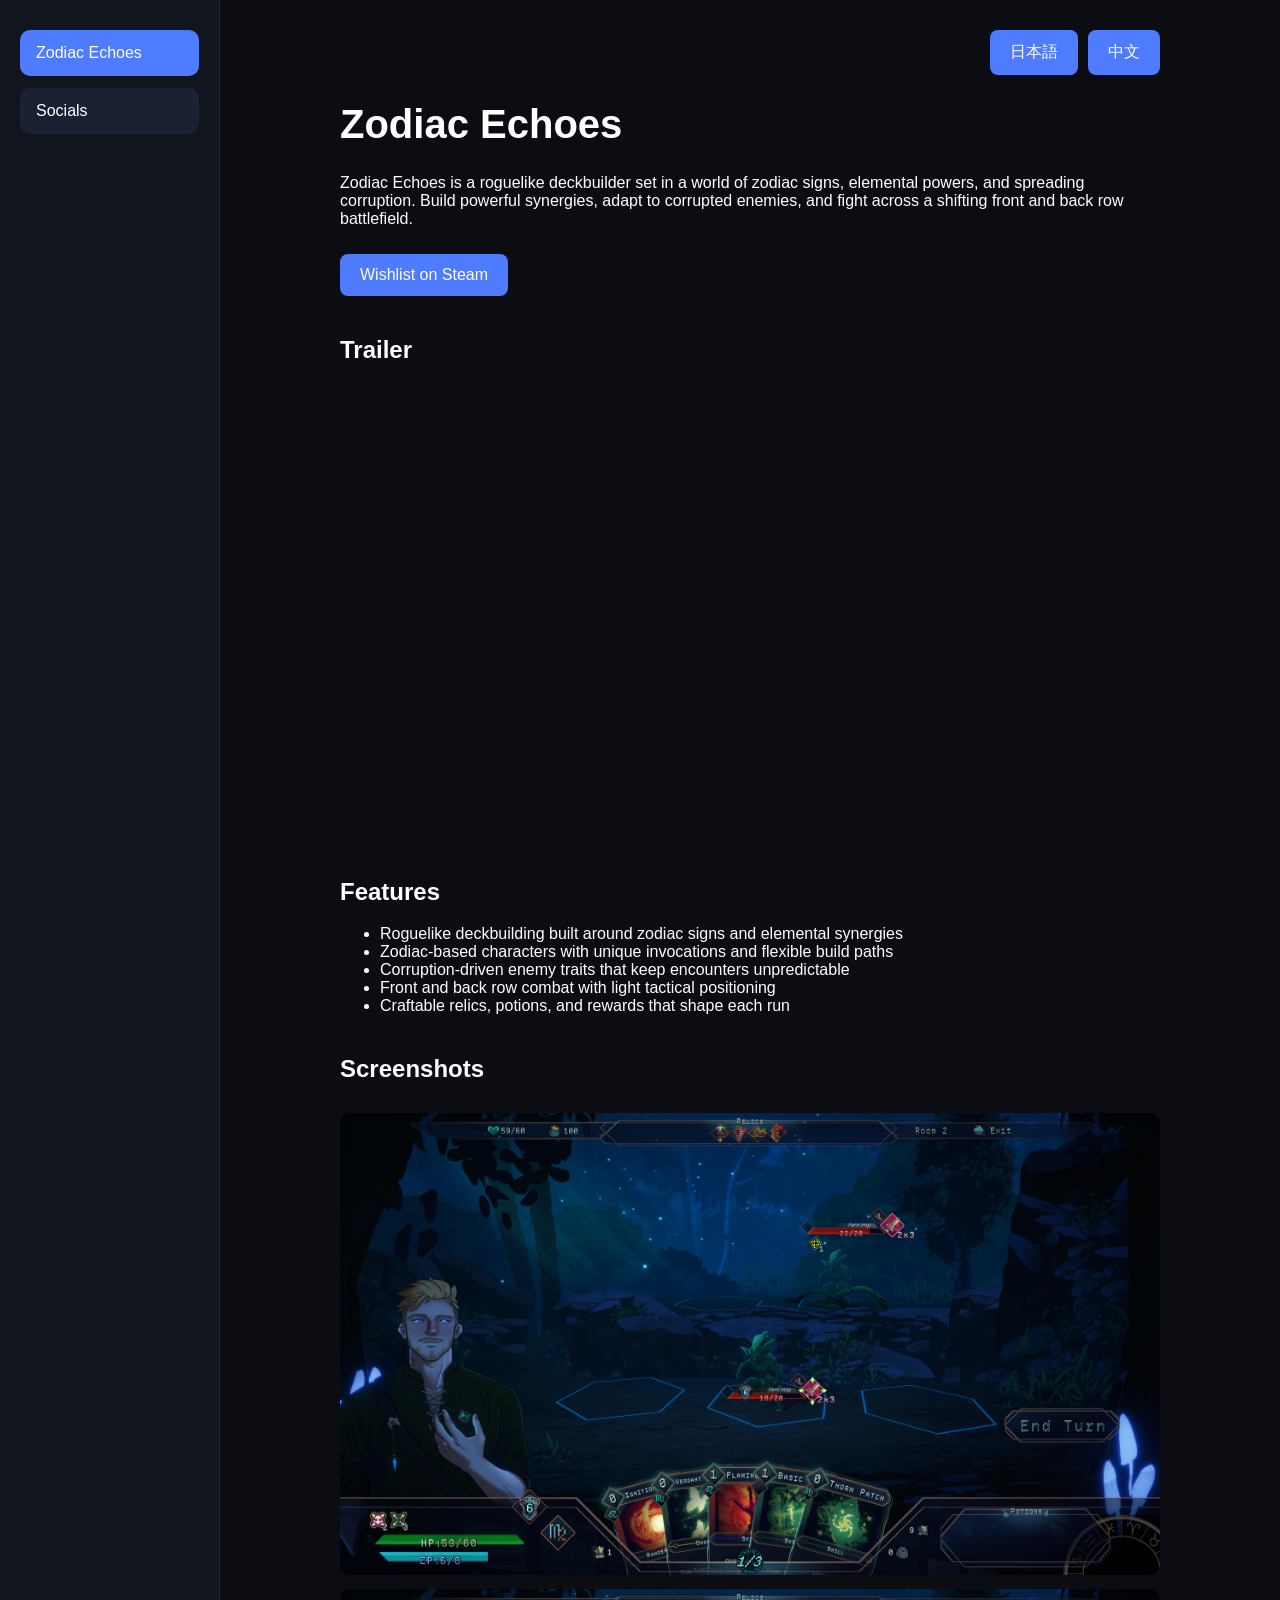
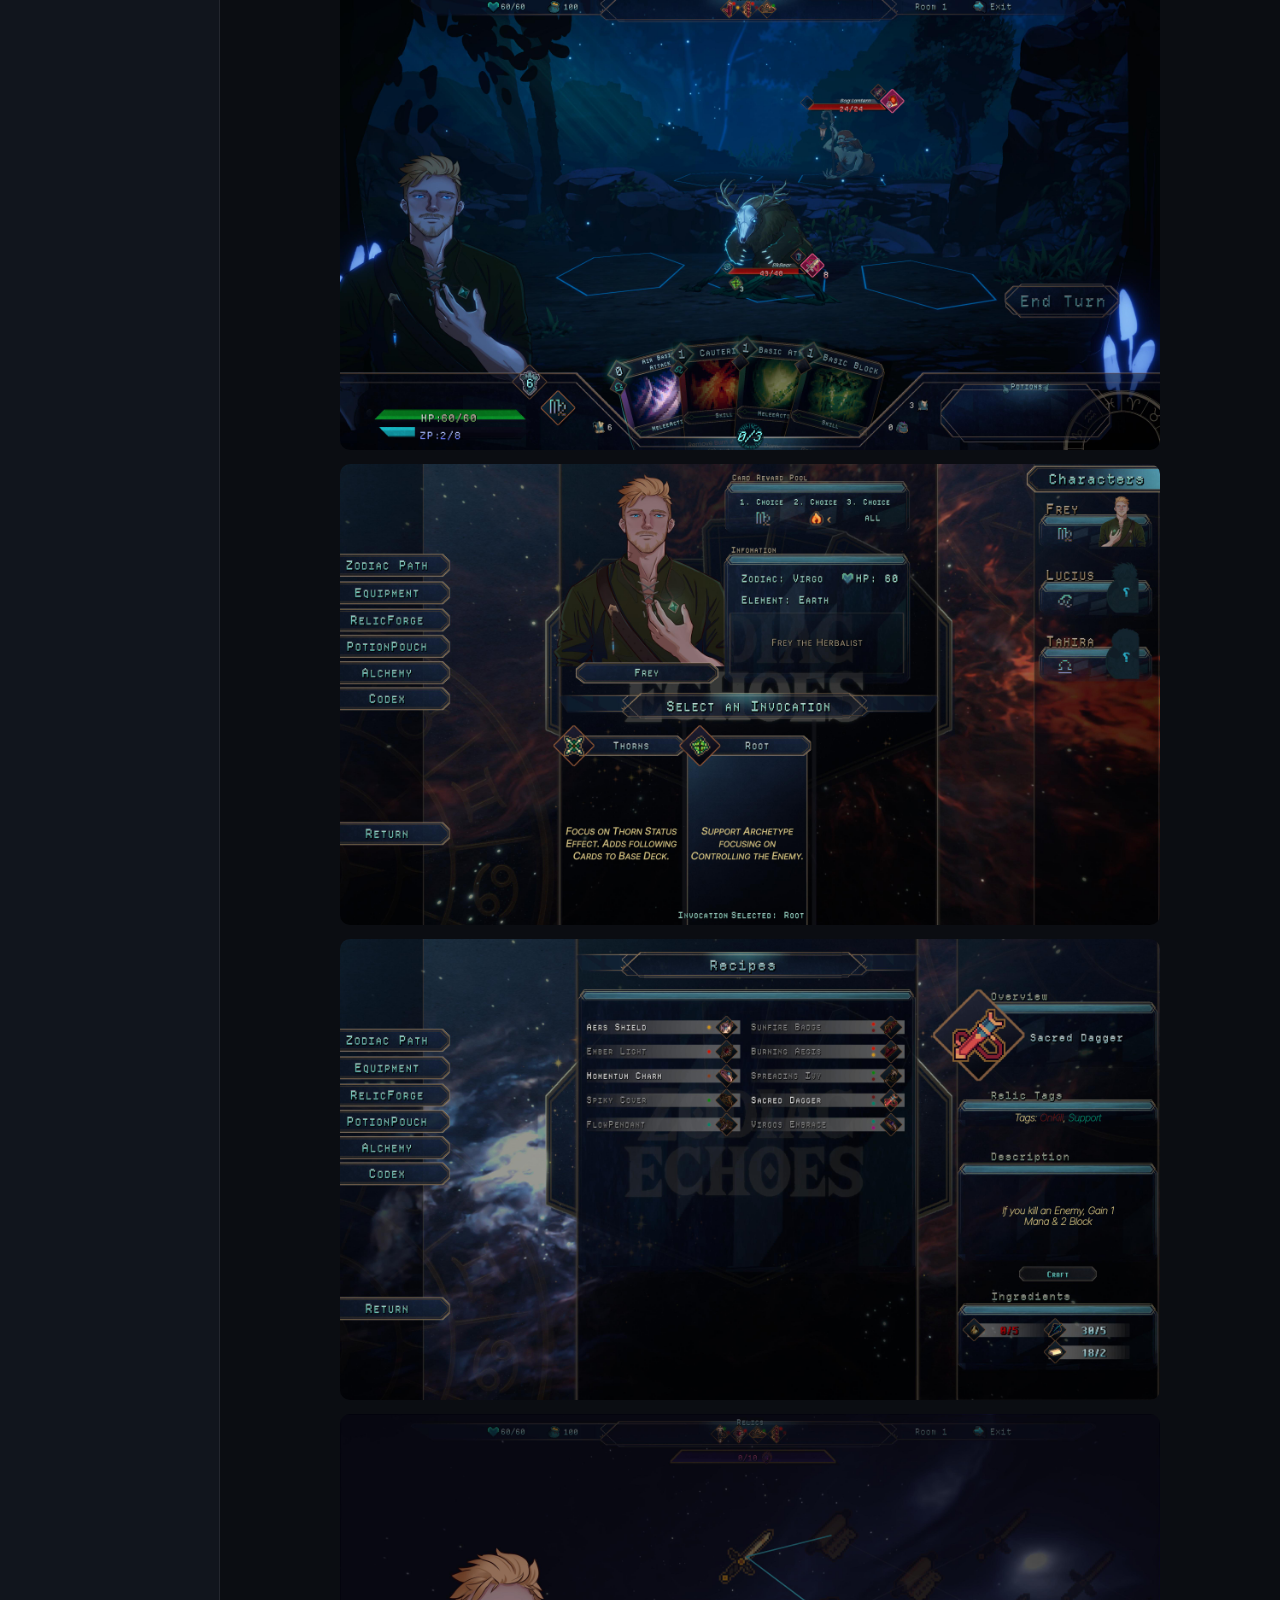
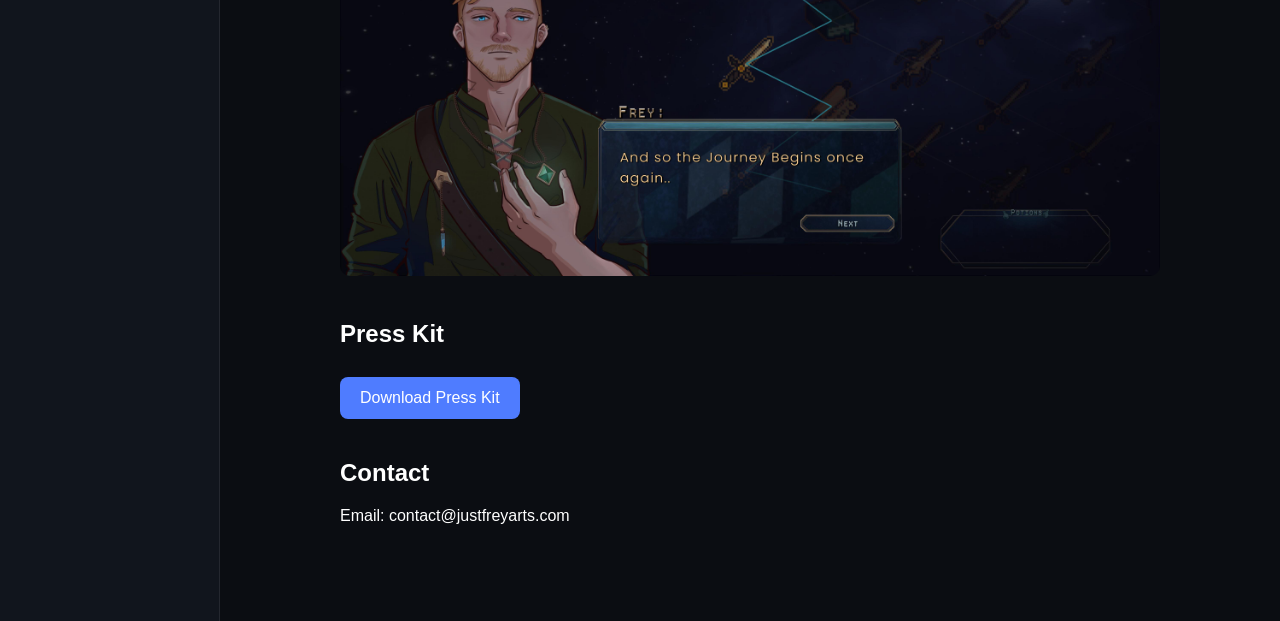
<file: index.html>
<!doctype html>
<html lang="en">
<head>
  <meta charset="utf-8">
  <meta name="viewport" content="width=device-width, initial-scale=1">
  <title>Zodiac Echoes</title>
  <link rel="stylesheet" href="./style.css">
</head>
<body>

  <div class="page-layout">
    <aside class="side-tabs">
      <a class="side-tab active" href="./">Zodiac Echoes</a>
      <a class="side-tab" href="./socials/">Socials</a>
    </aside>

    <main class="main-content">
      <div class="top-tabs">
        <a class="button" href="./jp/">日本語</a>
        <a class="button" href="./zh/">中文</a>
      </div>

      <div class="container">
        <h1>Zodiac Echoes</h1>

       <p class="tagline">
  Zodiac Echoes is a roguelike deckbuilder set in a world of zodiac signs, elemental powers, and spreading corruption. Build powerful synergies, adapt to corrupted enemies, and fight across a shifting front and back row battlefield.
</p>

<a class="button" href="https://store.steampowered.com/app/4525210/Zodiac_Echoes/" target="_blank" rel="noopener noreferrer">
  Wishlist on Steam
</a>

        <h2>Trailer</h2>
        <iframe
          width="800"
          height="450"
          src="https://www.youtube.com/embed/D-wQ4sxnqoE"
          title="Zodiac Echoes Trailer"
          frameborder="0"
          allowfullscreen>
        </iframe>

       <h2>Features</h2>
<ul>
  <li>Roguelike deckbuilding built around zodiac signs and elemental synergies</li>
  <li>Zodiac-based characters with unique invocations and flexible build paths</li>
  <li>Corruption-driven enemy traits that keep encounters unpredictable</li>
  <li>Front and back row combat with light tactical positioning</li>
  <li>Craftable relics, potions, and rewards that shape each run</li>
</ul>
        <h2>Screenshots</h2>
        <div class="screenshots">
          <img src="./images/screenshot1.png" alt="Screenshot 1">
          <img src="./images/screenshot2.png" alt="Screenshot 2">
          <img src="./images/screenshot3.png" alt="Screenshot 3">
          <img src="./images/screenshot4.png" alt="Screenshot 4">
          <img src="./images/screenshot5.png" alt="Screenshot 5">
        </div>

        <h2>Press Kit</h2>
        <a class="button" href="https://drive.google.com/file/d/1ltdT_NHINcRWcWzKrAo25rGVDyW46FDw/view?usp=sharing">
          Download Press Kit
        </a>

        <h2>Contact</h2>
        <p>Email: contact@justfreyarts.com</p>
      </div>
    </main>
  </div>
<script id="mcjs">!function(c,h,i,m,p){m=c.createElement(h),p=c.getElementsByTagName(h)[0],m.async=1,m.src=i,p.parentNode.insertBefore(m,p)}(document,"script","https://chimpstatic.com/mcjs-connected/js/users/66aa805aee4371de92a469b7e/28746c5e7c08ae3e2098387a9.js");</script>
</body>
</html>
</file>
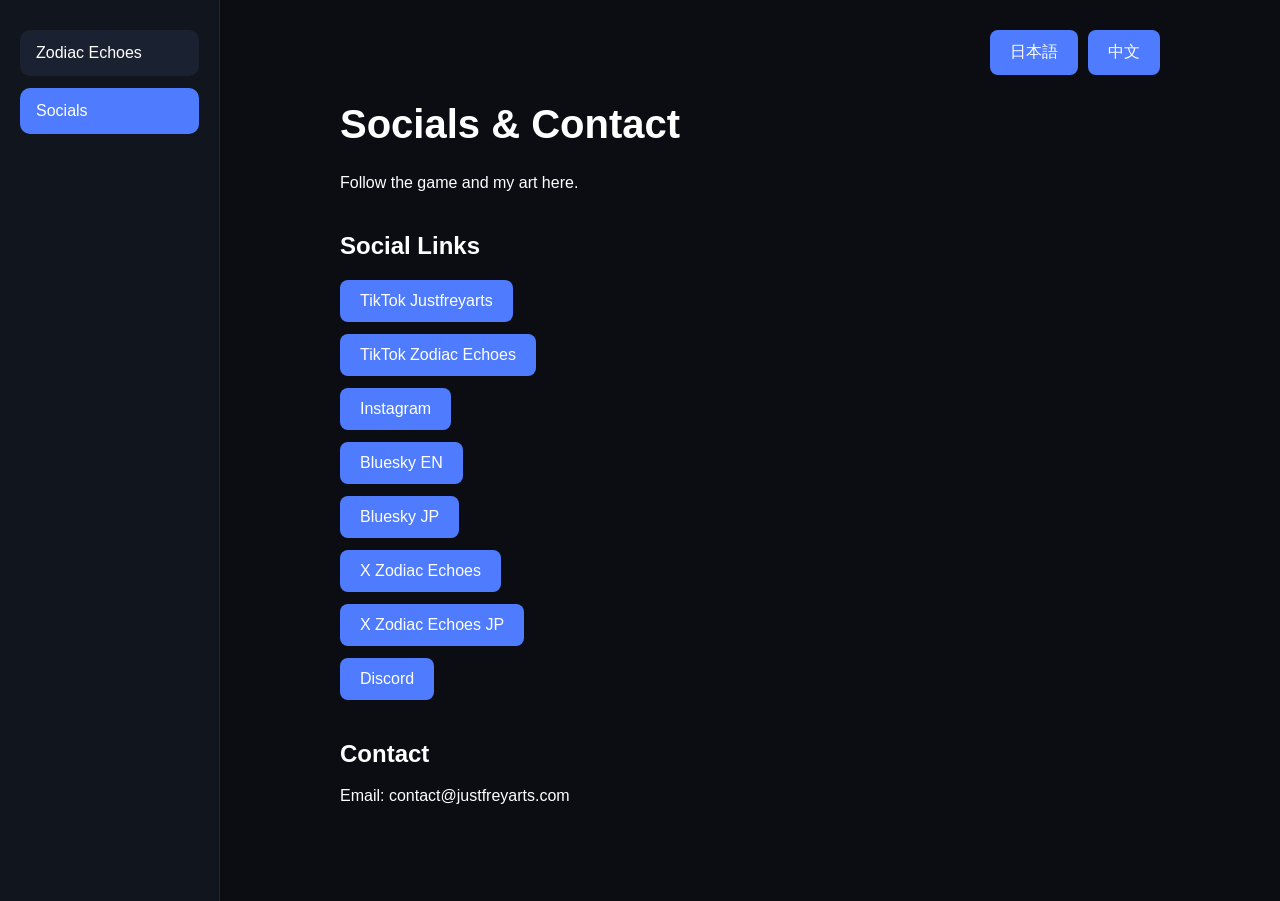
<file: socials/index.html>
<!doctype html>
<html lang="en">
<head>
  <meta charset="utf-8">
  <meta name="viewport" content="width=device-width, initial-scale=1">
  <title>Zodiac Echoes - Socials</title>
  <link rel="stylesheet" href="/style.css">
</head>
<body>

  <div class="page-layout">

    <aside class="side-tabs">
      <a class="side-tab" href="/">Zodiac Echoes</a>
      <a class="side-tab active" href="/socials/">Socials</a>
    </aside>

    <main class="main-content">
     <div class="top-tabs">
  <a class="button" href="/jp/socials/">日本語</a>
  <a class="button" href="/zh/socials/">中文</a>
</div>

      <div class="container">
        <h1>Socials & Contact</h1>

        <p class="tagline">
          Follow the game and my art here.
        </p>

        <h2>Social Links</h2>

        <a class="button social-button" href="https://www.tiktok.com/@justfreyarts?lang=en" target="_blank" rel="noopener noreferrer">TikTok Justfreyarts</a>
        <a class="button social-button" href="https://www.tiktok.com/@zodiacechoesgame?lang=en" target="_blank" rel="noopener noreferrer">TikTok Zodiac Echoes</a>
        <a class="button social-button" href="https://www.instagram.com/justfreyarts?igsh=N3FnMDBkcW8xdmNq" target="_blank" rel="noopener noreferrer">Instagram</a>
        <a class="button social-button" href="https://bsky.app/profile/zodiacechoes.bsky.social" target="_blank" rel="noopener noreferrer">Bluesky EN</a>
        <a class="button social-button" href="https://bsky.app/profile/zodiacechoes-jp.bsky.social" target="_blank" rel="noopener noreferrer">Bluesky JP</a>
        <a class="button social-button" href="https://x.com/justfreyarts?s=11" target="_blank" rel="noopener noreferrer">X Zodiac Echoes</a>
        <a class="button social-button" href="https://x.com/zodiacechoesjp?s=11" target="_blank" rel="noopener noreferrer">X Zodiac Echoes JP</a>
        <a class="button social-button" href="https://discord.gg/DEINLINK" target="_blank" rel="noopener noreferrer">Discord</a>

        <h2>Contact</h2>
        <p>Email: contact@justfreyarts.com</p>
      </div>
    </main>

  </div>

</body>
</html>
</file>
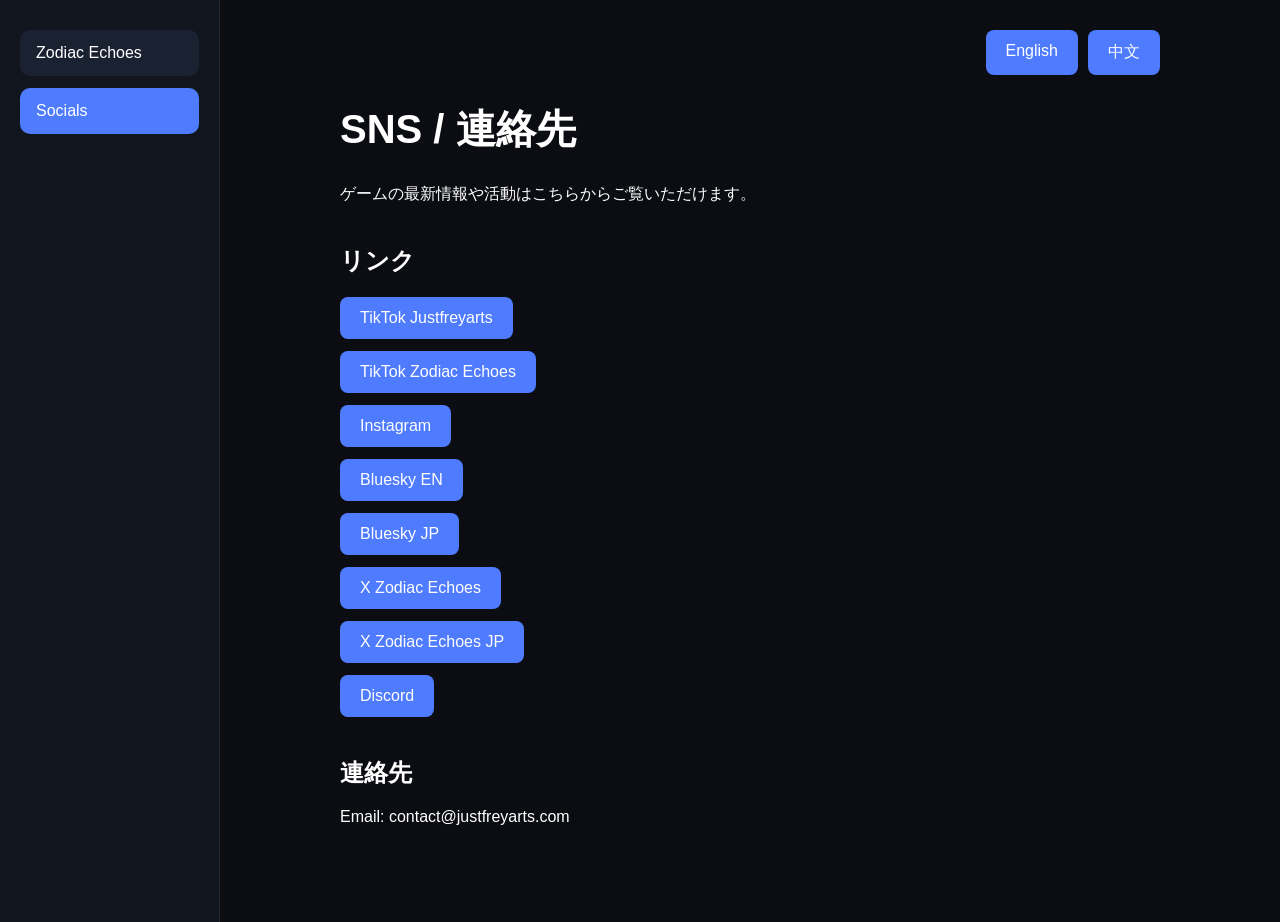
<file: jp/socials/index.html>
<!doctype html>
<html lang="ja">
<head>
  <meta charset="utf-8">
  <meta name="viewport" content="width=device-width, initial-scale=1">
  <title>Zodiac Echoes - SNS</title>
  <link rel="stylesheet" href="/style.css">
</head>
<body>

  <div class="page-layout">

    <aside class="side-tabs">
      <a class="side-tab" href="/jp/">Zodiac Echoes</a>
      <a class="side-tab active" href="/jp/socials/">Socials</a>
    </aside>

    <main class="main-content">
     <div class="top-tabs">
  <a class="button" href="/socials/">English</a>
  <a class="button" href="/zh/socials/">中文</a>
</div>

      <div class="container">
        <h1>SNS / 連絡先</h1>

        <p class="tagline">
          ゲームの最新情報や活動はこちらからご覧いただけます。
        </p>

        <h2>リンク</h2>

        <a class="button social-button" href="https://www.tiktok.com/@justfreyarts?lang=en" target="_blank" rel="noopener noreferrer">TikTok Justfreyarts</a>
        <a class="button social-button" href="https://www.tiktok.com/@zodiacechoesgame?lang=en" target="_blank" rel="noopener noreferrer">TikTok Zodiac Echoes</a>
        <a class="button social-button" href="https://www.instagram.com/justfreyarts?igsh=N3FnMDBkcW8xdmNq" target="_blank" rel="noopener noreferrer">Instagram</a>
        <a class="button social-button" href="https://bsky.app/profile/zodiacechoes.bsky.social" target="_blank" rel="noopener noreferrer">Bluesky EN</a>
        <a class="button social-button" href="https://bsky.app/profile/zodiacechoes-jp.bsky.social" target="_blank" rel="noopener noreferrer">Bluesky JP</a>
        <a class="button social-button" href="https://x.com/justfreyarts?s=11" target="_blank" rel="noopener noreferrer">X Zodiac Echoes</a>
        <a class="button social-button" href="https://x.com/zodiacechoesjp?s=11" target="_blank" rel="noopener noreferrer">X Zodiac Echoes JP</a>
        <a class="button social-button" href="https://discord.gg/DEINLINK" target="_blank" rel="noopener noreferrer">Discord</a>

        <h2>連絡先</h2>
        <p>Email: contact@justfreyarts.com</p>
      </div>
    </main>

  </div>

</body>
</html>
</file>
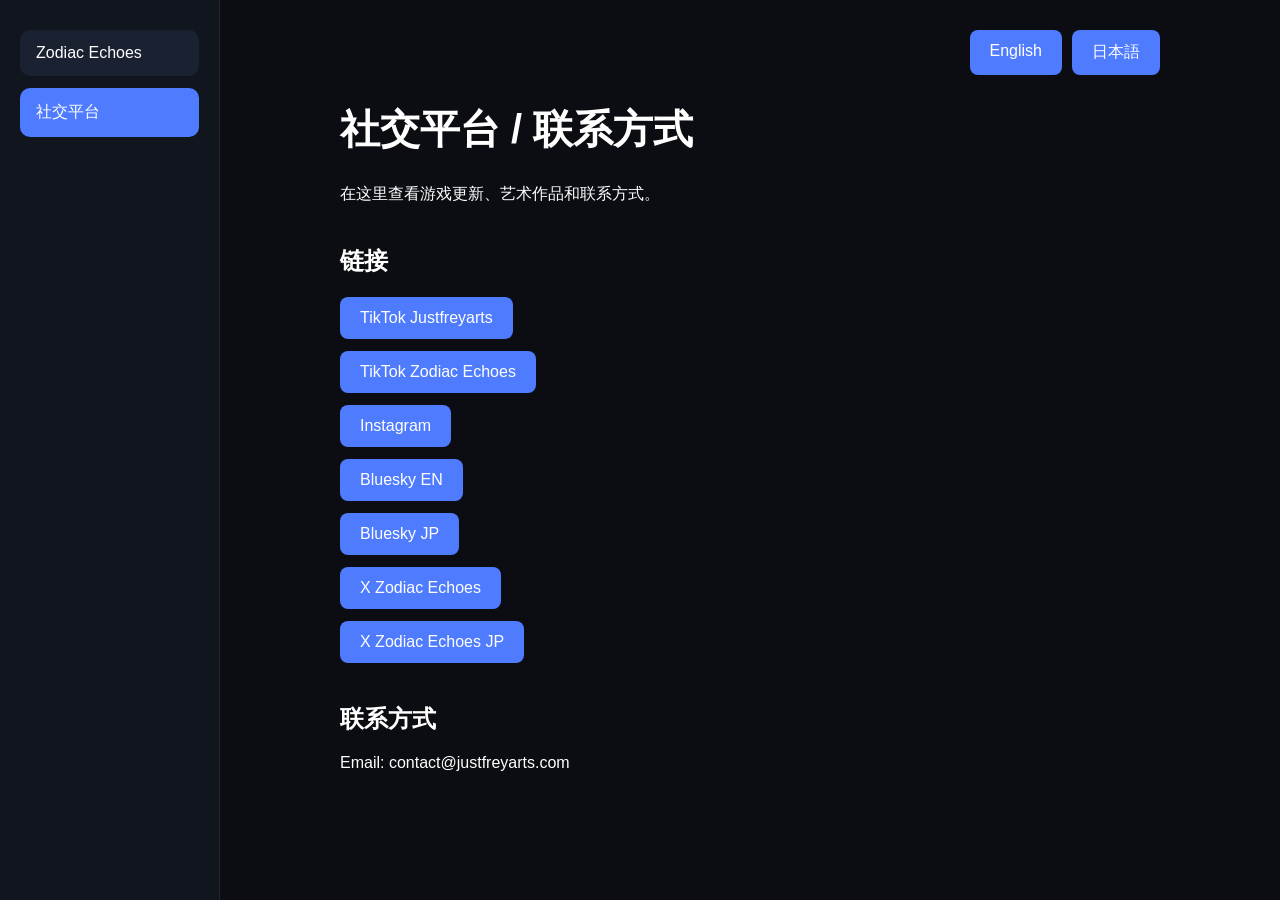
<file: zh/socials/index.html>
<!doctype html>
<html lang="zh-CN">
<head>
  <meta charset="utf-8">
  <meta name="viewport" content="width=device-width, initial-scale=1">
  <title>Zodiac Echoes - Socials</title>
  <link rel="stylesheet" href="/style.css">
</head>
<body>

  <div class="page-layout">

    <aside class="side-tabs">
      <a class="side-tab" href="/zh/">Zodiac Echoes</a>
      <a class="side-tab active" href="/zh/socials/">社交平台</a>
    </aside>

    <main class="main-content">
      <div class="top-tabs">
        <a class="button" href="/socials/">English</a>
        <a class="button" href="/jp/socials/">日本語</a>
      </div>

      <div class="container">
        <h1>社交平台 / 联系方式</h1>

        <p class="tagline">
          在这里查看游戏更新、艺术作品和联系方式。
        </p>

        <h2>链接</h2>

        <a class="button social-button" href="https://www.tiktok.com/@justfreyarts?lang=en" target="_blank" rel="noopener noreferrer">TikTok Justfreyarts</a>
        <a class="button social-button" href="https://www.tiktok.com/@zodiacechoesgame?lang=en" target="_blank" rel="noopener noreferrer">TikTok Zodiac Echoes</a>
        <a class="button social-button" href="https://www.instagram.com/justfreyarts?igsh=N3FnMDBkcW8xdmNq" target="_blank" rel="noopener noreferrer">Instagram</a>
        <a class="button social-button" href="https://bsky.app/profile/zodiacechoes.bsky.social" target="_blank" rel="noopener noreferrer">Bluesky EN</a>
        <a class="button social-button" href="https://bsky.app/profile/zodiacechoes-jp.bsky.social" target="_blank" rel="noopener noreferrer">Bluesky JP</a>
        <a class="button social-button" href="https://x.com/justfreyarts?s=11" target="_blank" rel="noopener noreferrer">X Zodiac Echoes</a>
        <a class="button social-button" href="https://x.com/zodiacechoesjp?s=11" target="_blank" rel="noopener noreferrer">X Zodiac Echoes JP</a>

        <h2>联系方式</h2>
        <p>Email: contact@justfreyarts.com</p>
      </div>
    </main>

  </div>

</body>
</html>
</file>
<file: style.css>
body{
  background:#0b0d12;
  color:white;
  font-family:Arial, sans-serif;
  margin:0;
}

.page-layout{
  display:flex;
  min-height:100vh;
}

.side-tabs{
  width:220px;
  background:#11151d;
  padding:30px 20px;
  box-sizing:border-box;
  border-right:1px solid rgba(255,255,255,0.08);
  display:flex;
  flex-direction:column;
  gap:12px;
}

.side-tab{
  display:block;
  padding:14px 16px;
  background:#1a2130;
  color:white;
  text-decoration:none;
  border-radius:10px;
  transition:0.2s ease;
}

.side-tab:hover{
  background:#253149;
}

.side-tab.active{
  background:#4f7cff;
}

.main-content{
  flex:1;
  padding:20px 0 40px 0;
}

.top-tabs{
  max-width:900px;
  margin:0 auto 20px auto;
  padding:0 40px;
  display:flex;
  justify-content:flex-end;
  gap:10px;
  box-sizing:border-box;
}

.container{
  max-width:900px;
  margin:auto;
  padding:0 40px 40px 40px;
  box-sizing:border-box;
}

h1{
  font-size:40px;
}

h2{
  margin-top:40px;
}

img{
  width:100%;
  margin-top:10px;
  border-radius:10px;
}

.button{
  display:inline-block;
  padding:12px 20px;
  background:#4f7cff;
  color:white;
  text-decoration:none;
  border-radius:8px;
  margin-top:10px;
}

.social-button{
  display:block;
  width:fit-content;
  margin-bottom:12px;
}

@media (max-width: 900px){
  .page-layout{
    flex-direction:column;
  }

  .side-tabs{
    width:100%;
    border-right:none;
    border-bottom:1px solid rgba(255,255,255,0.08);
    flex-direction:row;
    flex-wrap:wrap;
  }

  .top-tabs{
    justify-content:flex-start;
  }

  .container,
  .top-tabs{
    padding-left:20px;
    padding-right:20px;
  }
}
</file>
